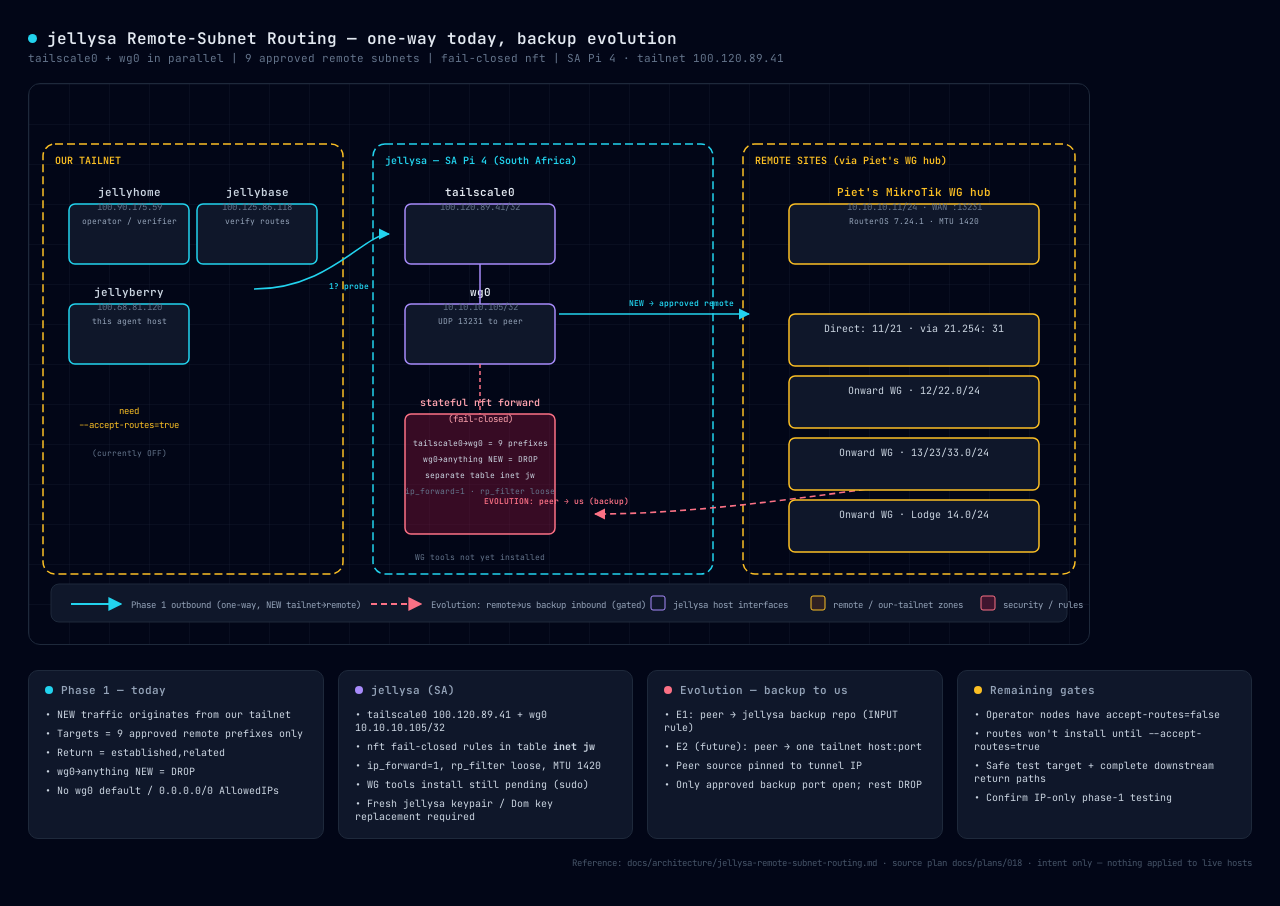
<file: docs/architecture/jellysa-routing-architecture.html>
<!DOCTYPE html>
<html lang="en">
<head>
<meta charset="utf-8"/>
<meta name="viewport" content="width=device-width, initial-scale=1"/>
<title>jellysa Remote-Subnet Routing &amp; Backup Evolution</title>
<link href="https://fonts.googleapis.com/css2?family=JetBrains+Mono:wght@400;600&display=swap" rel="stylesheet"/>
<style>
  body{margin:0;background:#020617;color:#cbd5e1;font-family:'JetBrains Mono',monospace;}
  .wrap{padding:28px;}
  h1{font-size:16px;font-weight:600;color:#e2e8f0;margin:0 0 2px;display:flex;align-items:center;gap:10px;}
  h1 .dot{width:9px;height:9px;border-radius:50%;background:#22d3ee;box-shadow:0 0 0 0 rgba(34,211,238,.6);animation:pulse 2s infinite;}
  @keyframes pulse{0%{box-shadow:0 0 0 0 rgba(34,211,238,.55)}80%{box-shadow:0 0 0 8px rgba(34,211,238,0)}100%{box-shadow:0 0 0 0 rgba(34,211,238,0)}}
  .sub{font-size:11px;color:#64748b;margin:0 0 18px;}
  .cards{display:flex;gap:14px;margin-top:20px;flex-wrap:wrap;}
  .card{background:#0f172a;border:1px solid #1e293b;border-radius:10px;padding:12px 16px;min-width:200px;flex:1;}
  .card h3{font-size:11px;color:#94a3b8;margin:0 0 8px;display:flex;align-items:center;gap:8px;font-weight:600;}
  .card ul{list-style:none;margin:0;padding:0;}
  .card li{font-size:10px;color:#cbd5e1;padding:3px 0;}
  .card-dot{width:8px;height:8px;border-radius:50%;display:inline-block;}
  .footer{font-size:9px;color:#475569;margin-top:18px;text-align:right;}
</style>
</head>
<body>
<div class="wrap">
  <h1><span class="dot"></span> jellysa Remote-Subnet Routing — one-way today, backup evolution</h1>
  <p class="sub">tailscale0 + wg0 in parallel | 9 approved remote subnets | fail-closed nft | SA Pi 4 · tailnet 100.120.89.41</p>

<svg viewBox="0 0 1060 560" width="1060" height="560" xmlns="http://www.w3.org/2000/svg" style="background:#020617;border:1px solid #1e293b;border-radius:12px;">
  <defs>
    <pattern id="grid" width="40" height="40" patternUnits="userSpaceOnUse"><path d="M 40 0 L 0 0 0 40" fill="none" stroke="#1e293b" stroke-width="0.5"/></pattern>
    <marker id="arrow-a" viewBox="0 0 10 10" refX="9" refY="5" markerWidth="7" markerHeight="7" orient="auto-start-reverse"><path d="M0,0 L10,5 L0,10 z" fill="#22d3ee"/></marker>
    <marker id="arrow-r" viewBox="0 0 10 10" refX="9" refY="5" markerWidth="7" markerHeight="7" orient="auto-start-reverse"><path d="M0,0 L10,5 L0,10 z" fill="#fb7185"/></marker>
    <marker id="arrow-c" viewBox="0 0 10 10" refX="9" refY="5" markerWidth="7" markerHeight="7" orient="auto-start-reverse"><path d="M0,0 L10,5 L0,10 z" fill="#a78bfa"/></marker>
  </defs>
  <rect width="1060" height="560" fill="url(#grid)"/>

  <!-- boundaries -->
  <rect x="14" y="60" width="300" height="430" rx="12" fill="none" stroke="#fbbf24" stroke-width="1.5" stroke-dasharray="8,4"/>
  <text x="26" y="80" fill="#fbbf24" font-size="10" font-weight="600">OUR TAILNET</text>
  <rect x="344" y="60" width="340" height="430" rx="12" fill="none" stroke="#22d3ee" stroke-width="1.5" stroke-dasharray="8,4"/>
  <text x="356" y="80" fill="#22d3ee" font-size="10" font-weight="600">jellysa — SA Pi 4 (South Africa)</text>
  <rect x="714" y="60" width="332" height="430" rx="12" fill="none" stroke="#fbbf24" stroke-width="1.5" stroke-dasharray="8,4"/>
  <text x="726" y="80" fill="#fbbf24" font-size="10" font-weight="600">REMOTE SITES (via Piet's WG hub)</text>

  <!-- phase 1 arrows (cyan), drawn early -->
  <!-- outbound probe tailnet -> jellysa ts ->
  <path d="M225 250 C 300 250, 330 215, 355 215" fill="none" stroke="#22d3ee" stroke-width="1.6" marker-end="url(#arrow-a)"/>
  -->
  <path d="M225 205 C 300 205, 335 150, 360 150" fill="none" stroke="#22d3ee" stroke-width="1.6" marker-end="url(#arrow-a)"/>
  <path d="M530 230 L 720 230" fill="none" stroke="#22d3ee" stroke-width="1.6" marker-end="url(#arrow-a)"/>
  <path d="M715 305 C 760 305, 820 300, 860 300" fill="none" stroke="#22d3ee" stroke-width="1.6" opacity="0" />
  <!-- evolution inbound (rose dashed) -->
  <path d="M985 390 C 900 390, 720 430, 566 430" fill="none" stroke="#fb7185" stroke-width="1.6" stroke-dasharray="6,4" marker-end="url(#arrow-r)"/>

  <!-- ============ OUR TAILNET ============ -->
  <g>
    <rect x="40" y="120" width="120" height="60" rx="6" fill="#0f172a" stroke="#22d3ee" stroke-width="1.5"/><text x="100" y="112" fill="#cbd5e1" font-size="11" text-anchor="middle" font-weight="600">jellyhome</text><text x="100" y="126" fill="#64748b" font-size="9" text-anchor="middle">100.90.175.59</text><text x="100" y="140" fill="#94a3b8" font-size="8" text-anchor="middle">operator / verifier</text>
    <rect x="168" y="120" width="120" height="60" rx="6" fill="#0f172a" stroke="#22d3ee" stroke-width="1.5"/><text x="228" y="112" fill="#cbd5e1" font-size="11" text-anchor="middle" font-weight="600">jellybase</text><text x="228" y="126" fill="#64748b" font-size="9" text-anchor="middle">100.125.86.118</text><text x="228" y="140" fill="#94a3b8" font-size="8" text-anchor="middle">verify routes</text>
    <rect x="40" y="220" width="120" height="60" rx="6" fill="#0f172a" stroke="#22d3ee" stroke-width="1.5"/><text x="100" y="212" fill="#cbd5e1" font-size="11" text-anchor="middle" font-weight="600">jellyberry</text><text x="100" y="226" fill="#64748b" font-size="9" text-anchor="middle">100.68.81.120</text><text x="100" y="240" fill="#94a3b8" font-size="8" text-anchor="middle">this agent host</text>
    <text x="100" y="330" fill="#fbbf24" font-size="9" text-anchor="middle">need</text>
    <text x="100" y="344" fill="#fbbf24" font-size="9" text-anchor="middle">--accept-routes=true</text>
    <text x="100" y="372" fill="#64748b" font-size="8" text-anchor="middle">(currently OFF)</text>
  </g>

  <!-- ============ jellysa ============ -->
  <g>
    <rect x="376" y="120" width="150" height="60" rx="6" fill="#0f172a" stroke="#a78bfa" stroke-width="1.5"/><text x="451" y="112" fill="#e2e8f0" font-size="11" text-anchor="middle" font-weight="600">tailscale0</text><text x="451" y="126" fill="#64748b" font-size="9" text-anchor="middle">100.120.89.41/32</text>
    <rect x="376" y="220" width="150" height="60" rx="6" fill="#0f172a" stroke="#a78bfa" stroke-width="1.5"/><text x="451" y="212" fill="#e2e8f0" font-size="11" text-anchor="middle" font-weight="600">wg0</text><text x="451" y="226" fill="#64748b" font-size="9" text-anchor="middle">10.10.10.105/32</text><text x="451" y="240" fill="#94a3b8" font-size="8" text-anchor="middle">UDP 13231 to peer</text>
    <rect x="376" y="330" width="150" height="120" rx="6" fill="rgba(136,19,55,.4)" stroke="#fb7185" stroke-width="1.5"/><text x="451" y="322" fill="#fda4af" font-size="10" text-anchor="middle" font-weight="600">stateful nft forward</text><text x="451" y="338" fill="#fda4af" font-size="9" text-anchor="middle">(fail-closed)</text>
    <text x="451" y="362" fill="#cbd5e1" font-size="8" text-anchor="middle">tailscale0→wg0 = 9 prefixes</text>
    <text x="451" y="378" fill="#cbd5e1" font-size="8" text-anchor="middle">wg0→anything NEW = DROP</text>
    <text x="451" y="394" fill="#cbd5e1" font-size="8" text-anchor="middle">separate table inet jw</text>
    <text x="451" y="410" fill="#64748b" font-size="8" text-anchor="middle">ip_forward=1 · rp_filter loose</text>

    <text x="451" y="476" fill="#64748b" font-size="8" text-anchor="middle">WG tools not yet installed</text>
  </g>

  <!-- connective inside jellysa -->
  <path d="M451 180 L 451 220" stroke="#a78bfa" stroke-width="1.5"/>
  <path d="M451 280 L 451 330" stroke="#fb7185" stroke-width="1.5" stroke-dasharray="4,3"/>

  <!-- ============ REMOTE ============ -->
  <g>
    <rect x="760" y="120" width="250" height="60" rx="6" fill="#0f172a" stroke="#fbbf24" stroke-width="1.5"/><text x="885" y="112" fill="#fbbf24" font-size="11" text-anchor="middle" font-weight="600">Piet's MikroTik WG hub</text><text x="885" y="126" fill="#64748b" font-size="9" text-anchor="middle">10.10.10.11/24 · WAN :13231</text><text x="885" y="140" fill="#94a3b8" font-size="8" text-anchor="middle">RouterOS 7.24.1 · MTU 1420</text>
    <rect x="760" y="230" width="250" height="52" rx="6" fill="#0f172a" stroke="#fbbf24" stroke-width="1.5"/><text x="885" y="248" fill="#cbd5e1" font-size="10" text-anchor="middle">Direct: 11/21 · via 21.254: 31</text>
    <rect x="760" y="292" width="250" height="52" rx="6" fill="#0f172a" stroke="#fbbf24" stroke-width="1.5"/><text x="885" y="310" fill="#cbd5e1" font-size="10" text-anchor="middle">Onward WG · 12/22.0/24</text>
    <rect x="760" y="354" width="250" height="52" rx="6" fill="#0f172a" stroke="#fbbf24" stroke-width="1.5"/><text x="885" y="372" fill="#cbd5e1" font-size="10" text-anchor="middle">Onward WG · 13/23/33.0/24</text>
    <rect x="760" y="416" width="250" height="52" rx="6" fill="#0f172a" stroke="#fbbf24" stroke-width="1.5"/><text x="885" y="434" fill="#cbd5e1" font-size="10" text-anchor="middle">Onward WG · Lodge 14.0/24</text>
  </g>

  <!-- labels -->
  <text x="300" y="205" fill="#22d3ee" font-size="8" font-weight="600">1? probe</text>
  <text x="600" y="222" fill="#22d3ee" font-size="8" font-weight="600">NEW → approved remote</text>
  <text x="600" y="420" fill="#fb7185" font-size="8" font-weight="600" text-anchor="end">EVOLUTION: peer → us (backup)</text>

  <!-- legend -->
  <g transform="translate(22,500)">
    <rect x="0" y="0" width="1016" height="38" rx="8" fill="#0f172a" stroke="#1e293b"/>
    <path d="M20 20 L70 20" stroke="#22d3ee" stroke-width="2" marker-end="url(#arrow-a)"/><text x="80" y="24" fill="#94a3b8" font-size="9">Phase 1 outbound (one-way, NEW tailnet→remote)</text>
    <path d="M320 20 L370 20" stroke="#fb7185" stroke-width="2" stroke-dasharray="6,4" marker-end="url(#arrow-r)"/><text x="380" y="24" fill="#94a3b8" font-size="9">Evolution: remote→us backup inbound (gated)</text>
    <rect x="600" y="12" width="14" height="14" rx="2" fill="#0f172a" stroke="#a78bfa"/><text x="622" y="24" fill="#94a3b8" font-size="9">jellysa host interfaces</text>
    <rect x="760" y="12" width="14" height="14" rx="2" fill="rgba(120,53,15,.3)" stroke="#fbbf24"/><text x="782" y="24" fill="#94a3b8" font-size="9">remote / our-tailnet zones</text>
    <rect x="930" y="12" width="14" height="14" rx="2" fill="rgba(136,19,55,.4)" stroke="#fb7185"/><text x="952" y="24" fill="#94a3b8" font-size="9">security / rules</text>
  </g>
</svg>

  <div class="cards">
    <div class="card"><h3><span class="card-dot" style="background:#22d3ee"></span>Phase 1 — today</h3><ul>
      <li>• NEW traffic originates from our tailnet</li>
      <li>• Targets = 9 approved remote prefixes only</li>
      <li>• Return = established,related</li>
      <li>• wg0→anything NEW = DROP</li>
      <li>• No wg0 default / 0.0.0.0/0 AllowedIPs</li></ul></div>
    <div class="card"><h3><span class="card-dot" style="background:#a78bfa"></span>jellysa (SA)</h3><ul>
      <li>• tailscale0 100.120.89.41 + wg0 10.10.10.105/32</li>
      <li>• nft fail-closed rules in table <b>inet jw</b></li>
      <li>• ip_forward=1, rp_filter loose, MTU 1420</li>
      <li>• WG tools install still pending (sudo)</li>
      <li>• Fresh jellysa keypair / Dom key replacement required</li></ul></div>
    <div class="card"><h3><span class="card-dot" style="background:#fb7185"></span>Evolution — backup to us</h3><ul>
      <li>• E1: peer → jellysa backup repo (INPUT rule)</li>
      <li>• E2 (future): peer → one tailnet host:port</li>
      <li>• Peer source pinned to tunnel IP</li>
      <li>• Only approved backup port open; rest DROP</li></ul></div>
    <div class="card"><h3><span class="card-dot" style="background:#fbbf24"></span>Remaining gates</h3><ul>
      <li>• Operator nodes have accept-routes=false</li>
      <li>• routes won't install until --accept-routes=true</li>
      <li>• Safe test target + complete downstream return paths</li>
      <li>• Confirm IP-only phase-1 testing</li></ul></div>
  </div>
  <p class="footer">Reference: docs/architecture/jellysa-remote-subnet-routing.md · source plan docs/plans/018 · intent only — nothing applied to live hosts</p>
</div>
</body>
</html>
</file>
